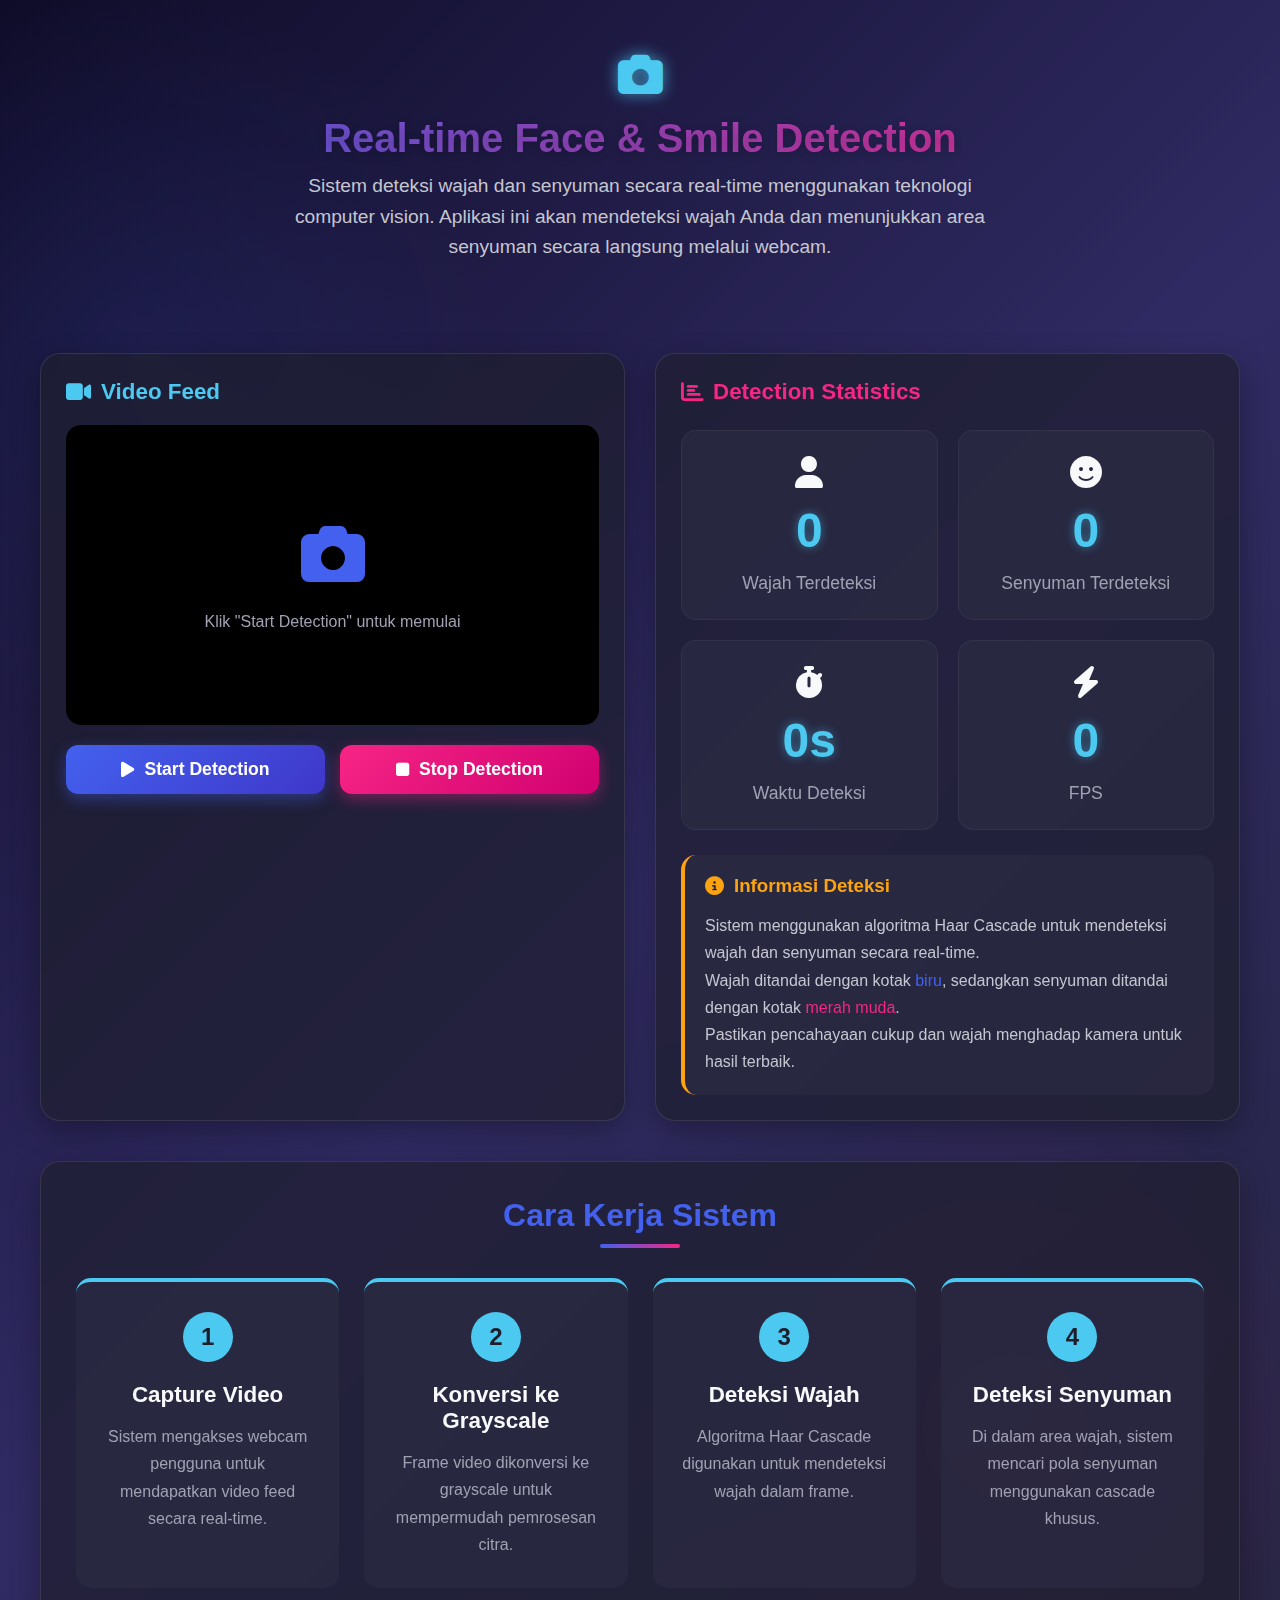
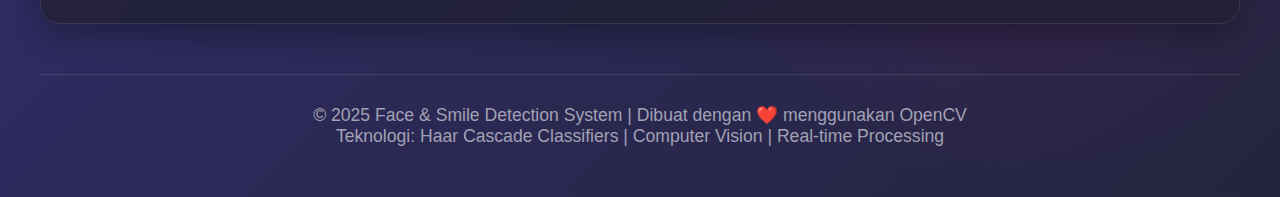
<file: index.html>
<!DOCTYPE html>
<html lang="id">
<head>
    <meta charset="UTF-8">
    <meta name="viewport" content="width=device-width, initial-scale=1.0">
    <title>Face & Smile Detection | Real-time</title>
    <link rel="stylesheet" href="https://cdnjs.cloudflare.com/ajax/libs/font-awesome/6.4.0/css/all.min.css">
    <style>
        :root {
            --primary: #4361ee;
            --secondary: #3f37c9;
            --accent: #f72585;
            --dark: #1d1e2c;
            --light: #f8f9fa;
            --success: #4cc9f0;
            --warning: #fca311;
        }
        
        * {
            margin: 0;
            padding: 0;
            box-sizing: border-box;
            font-family: 'Segoe UI', Tahoma, Geneva, Verdana, sans-serif;
        }
        
        body {
            background: linear-gradient(135deg, #0f0c29, #302b63, #24243e);
            color: var(--light);
            min-height: 100vh;
            padding: 20px;
            position: relative;
            overflow-x: hidden;
        }
        
        body::before {
            content: '';
            position: absolute;
            top: 0;
            left: 0;
            width: 100%;
            height: 100%;
            background: radial-gradient(circle at 10% 20%, rgba(67, 97, 238, 0.1) 0%, transparent 20%),
                        radial-gradient(circle at 80% 80%, rgba(247, 37, 133, 0.1) 0%, transparent 20%);
            z-index: -1;
        }
        
        .container {
            max-width: 1200px;
            margin: 0 auto;
        }
        
        header {
            text-align: center;
            padding: 30px 0;
            margin-bottom: 30px;
            position: relative;
        }
        
        .logo {
            font-size: 2.8rem;
            margin-bottom: 15px;
            color: var(--success);
            text-shadow: 0 0 15px rgba(76, 201, 240, 0.7);
        }
        
        h1 {
            font-size: 2.5rem;
            margin-bottom: 10px;
            background: linear-gradient(90deg, var(--primary), var(--accent));
            -webkit-background-clip: text;
            -webkit-text-fill-color: transparent;
            text-shadow: 0 2px 10px rgba(0, 0, 0, 0.2);
        }
        
        .subtitle {
            font-size: 1.2rem;
            color: #c5c6d0;
            max-width: 700px;
            margin: 0 auto 30px;
            line-height: 1.6;
        }
        
        .main-content {
            display: flex;
            gap: 30px;
            flex-wrap: wrap;
            margin-bottom: 40px;
        }
        
        .video-section {
            flex: 1;
            min-width: 300px;
            background: rgba(30, 30, 46, 0.7);
            border-radius: 20px;
            padding: 25px;
            box-shadow: 0 10px 30px rgba(0, 0, 0, 0.3);
            backdrop-filter: blur(10px);
            border: 1px solid rgba(255, 255, 255, 0.1);
        }
        
        .video-title {
            display: flex;
            align-items: center;
            gap: 10px;
            margin-bottom: 20px;
            font-size: 1.4rem;
            color: var(--success);
        }
        
        .video-container {
            position: relative;
            width: 100%;
            border-radius: 15px;
            overflow: hidden;
            background: #000;
            aspect-ratio: 16/9;
            display: flex;
            align-items: center;
            justify-content: center;
            margin-bottom: 20px;
        }
        
        #video-feed {
            width: 100%;
            height: 100%;
            object-fit: cover;
            display: none;
        }
        
        .video-placeholder {
            text-align: center;
            padding: 40px 20px;
            color: #a1a1b3;
        }
        
        .placeholder-icon {
            font-size: 4rem;
            margin-bottom: 20px;
            color: var(--primary);
        }
        
        .controls {
            display: flex;
            gap: 15px;
            flex-wrap: wrap;
        }
        
        .btn {
            flex: 1;
            min-width: 120px;
            padding: 14px 20px;
            border: none;
            border-radius: 12px;
            font-size: 1.1rem;
            font-weight: 600;
            cursor: pointer;
            display: flex;
            align-items: center;
            justify-content: center;
            gap: 10px;
            transition: all 0.3s ease;
            background: linear-gradient(135deg, var(--primary), var(--secondary));
            color: white;
            box-shadow: 0 5px 15px rgba(67, 97, 238, 0.4);
        }
        
        .btn:hover {
            transform: translateY(-3px);
            box-shadow: 0 8px 20px rgba(67, 97, 238, 0.6);
        }
        
        .btn:active {
            transform: translateY(1px);
        }
        
        .btn-stop {
            background: linear-gradient(135deg, var(--accent), #d00070);
            box-shadow: 0 5px 15px rgba(247, 37, 133, 0.4);
        }
        
        .btn-stop:hover {
            box-shadow: 0 8px 20px rgba(247, 37, 133, 0.6);
        }
        
        .stats-section {
            flex: 1;
            min-width: 300px;
            background: rgba(30, 30, 46, 0.7);
            border-radius: 20px;
            padding: 25px;
            box-shadow: 0 10px 30px rgba(0, 0, 0, 0.3);
            backdrop-filter: blur(10px);
            border: 1px solid rgba(255, 255, 255, 0.1);
        }
        
        .stats-title {
            display: flex;
            align-items: center;
            gap: 10px;
            margin-bottom: 25px;
            font-size: 1.4rem;
            color: var(--accent);
        }
        
        .stats-grid {
            display: grid;
            grid-template-columns: repeat(auto-fit, minmax(200px, 1fr));
            gap: 20px;
        }
        
        .stat-card {
            background: rgba(45, 45, 70, 0.6);
            border-radius: 15px;
            padding: 25px 20px;
            text-align: center;
            transition: transform 0.3s ease;
            border: 1px solid rgba(255, 255, 255, 0.05);
        }
        
        .stat-card:hover {
            transform: translateY(-5px);
            background: rgba(55, 55, 90, 0.7);
        }
        
        .stat-value {
            font-size: 3rem;
            font-weight: 700;
            margin: 15px 0;
            color: var(--success);
            text-shadow: 0 0 10px rgba(76, 201, 240, 0.5);
        }
        
        .stat-label {
            color: #a1a1b3;
            font-size: 1.1rem;
        }
        
        .detection-info {
            margin-top: 25px;
            padding: 20px;
            background: rgba(45, 45, 70, 0.6);
            border-radius: 15px;
            border-left: 4px solid var(--warning);
        }
        
        .info-title {
            display: flex;
            align-items: center;
            gap: 10px;
            margin-bottom: 15px;
            color: var(--warning);
        }
        
        .info-content {
            line-height: 1.7;
            color: #c5c6d0;
        }
        
        .how-it-works {
            background: rgba(30, 30, 46, 0.7);
            border-radius: 20px;
            padding: 35px;
            margin-top: 40px;
            box-shadow: 0 10px 30px rgba(0, 0, 0, 0.3);
            backdrop-filter: blur(10px);
            border: 1px solid rgba(255, 255, 255, 0.1);
        }
        
        .section-title {
            text-align: center;
            font-size: 2rem;
            margin-bottom: 30px;
            color: var(--primary);
            position: relative;
        }
        
        .section-title::after {
            content: '';
            display: block;
            width: 80px;
            height: 4px;
            background: linear-gradient(90deg, var(--primary), var(--accent));
            margin: 10px auto;
            border-radius: 2px;
        }
        
        .steps {
            display: flex;
            flex-wrap: wrap;
            gap: 25px;
            justify-content: center;
        }
        
        .step-card {
            flex: 1;
            min-width: 250px;
            max-width: 350px;
            background: rgba(45, 45, 70, 0.6);
            border-radius: 15px;
            padding: 30px 25px;
            text-align: center;
            border-top: 4px solid var(--success);
        }
        
        .step-number {
            display: inline-flex;
            align-items: center;
            justify-content: center;
            width: 50px;
            height: 50px;
            background: var(--success);
            color: var(--dark);
            font-size: 1.5rem;
            font-weight: bold;
            border-radius: 50%;
            margin-bottom: 20px;
        }
        
        .step-title {
            font-size: 1.4rem;
            margin-bottom: 15px;
            color: var(--light);
        }
        
        .step-description {
            color: #a1a1b3;
            line-height: 1.7;
        }
        
        footer {
            text-align: center;
            padding: 30px 0;
            margin-top: 50px;
            color: #a1a1b3;
            font-size: 1.1rem;
            border-top: 1px solid rgba(255, 255, 255, 0.1);
        }
        
        @media (max-width: 768px) {
            .main-content {
                flex-direction: column;
            }
            
            h1 {
                font-size: 2rem;
            }
            
            .subtitle {
                font-size: 1rem;
            }
        }
        
        .detection-box {
            position: absolute;
            border: 3px solid;
            border-radius: 5px;
            pointer-events: none;
        }
        
        .face-box {
            border-color: var(--primary);
            box-shadow: 0 0 15px rgba(67, 97, 238, 0.7);
        }
        
        .smile-box {
            border-color: var(--accent);
            box-shadow: 0 0 15px rgba(247, 37, 133, 0.7);
        }
    </style>
</head>
<body>
    <div class="container">
        <header>
            <div class="logo">
                <i class="fas fa-camera"></i>
            </div>
            <h1>Real-time Face & Smile Detection</h1>
            <p class="subtitle">
                Sistem deteksi wajah dan senyuman secara real-time menggunakan teknologi computer vision. 
                Aplikasi ini akan mendeteksi wajah Anda dan menunjukkan area senyuman secara langsung melalui webcam.
            </p>
        </header>
        
        <div class="main-content">
            <div class="video-section">
                <h2 class="video-title">
                    <i class="fas fa-video"></i> Video Feed
                </h2>
                <div class="video-container" id="video-container">
                    <video id="video-feed" autoplay playsinline></video>
                    <div class="video-placeholder">
                        <div class="placeholder-icon">
                            <i class="fas fa-camera"></i>
                        </div>
                        <p>Klik "Start Detection" untuk memulai</p>
                    </div>
                </div>
                <div class="controls">
                    <button class="btn" id="start-btn">
                        <i class="fas fa-play"></i> Start Detection
                    </button>
                    <button class="btn btn-stop" id="stop-btn">
                        <i class="fas fa-stop"></i> Stop Detection
                    </button>
                </div>
            </div>
            
            <div class="stats-section">
                <h2 class="stats-title">
                    <i class="fas fa-chart-bar"></i> Detection Statistics
                </h2>
                <div class="stats-grid">
                    <div class="stat-card">
                        <i class="fas fa-user fa-2x"></i>
                        <div class="stat-value" id="face-count">0</div>
                        <div class="stat-label">Wajah Terdeteksi</div>
                    </div>
                    <div class="stat-card">
                        <i class="fas fa-smile fa-2x"></i>
                        <div class="stat-value" id="smile-count">0</div>
                        <div class="stat-label">Senyuman Terdeteksi</div>
                    </div>
                    <div class="stat-card">
                        <i class="fas fa-stopwatch fa-2x"></i>
                        <div class="stat-value" id="detection-time">0s</div>
                        <div class="stat-label">Waktu Deteksi</div>
                    </div>
                    <div class="stat-card">
                        <i class="fas fa-bolt fa-2x"></i>
                        <div class="stat-value" id="fps-count">0</div>
                        <div class="stat-label">FPS</div>
                    </div>
                </div>
                
                <div class="detection-info">
                    <h3 class="info-title">
                        <i class="fas fa-info-circle"></i> Informasi Deteksi
                    </h3>
                    <div class="info-content">
                        <p>Sistem menggunakan algoritma Haar Cascade untuk mendeteksi wajah dan senyuman secara real-time.</p>
                        <p>Wajah ditandai dengan kotak <span style="color: var(--primary);">biru</span>, sedangkan senyuman ditandai dengan kotak <span style="color: var(--accent);">merah muda</span>.</p>
                        <p>Pastikan pencahayaan cukup dan wajah menghadap kamera untuk hasil terbaik.</p>
                    </div>
                </div>
            </div>
        </div>
        
        <div class="how-it-works">
            <h2 class="section-title">Cara Kerja Sistem</h2>
            <div class="steps">
                <div class="step-card">
                    <div class="step-number">1</div>
                    <h3 class="step-title">Capture Video</h3>
                    <p class="step-description">Sistem mengakses webcam pengguna untuk mendapatkan video feed secara real-time.</p>
                </div>
                <div class="step-card">
                    <div class="step-number">2</div>
                    <h3 class="step-title">Konversi ke Grayscale</h3>
                    <p class="step-description">Frame video dikonversi ke grayscale untuk mempermudah pemrosesan citra.</p>
                </div>
                <div class="step-card">
                    <div class="step-number">3</div>
                    <h3 class="step-title">Deteksi Wajah</h3>
                    <p class="step-description">Algoritma Haar Cascade digunakan untuk mendeteksi wajah dalam frame.</p>
                </div>
                <div class="step-card">
                    <div class="step-number">4</div>
                    <h3 class="step-title">Deteksi Senyuman</h3>
                    <p class="step-description">Di dalam area wajah, sistem mencari pola senyuman menggunakan cascade khusus.</p>
                </div>
            </div>
        </div>
        
        <footer>
            <p>© 2025 Face & Smile Detection System | Dibuat dengan ❤️ menggunakan OpenCV</p>
            <p>Teknologi: Haar Cascade Classifiers | Computer Vision | Real-time Processing</p>
        </footer>
    </div>

    <script>
        // Simulasi deteksi untuk demonstrasi front-end
        document.addEventListener('DOMContentLoaded', function() {
            const startBtn = document.getElementById('start-btn');
            const stopBtn = document.getElementById('stop-btn');
            const video = document.getElementById('video-feed');
            const videoContainer = document.getElementById('video-container');
            const faceCount = document.getElementById('face-count');
            const smileCount = document.getElementById('smile-count');
            const detectionTime = document.getElementById('detection-time');
            const fpsCount = document.getElementById('fps-count');
            
            let detectionActive = false;
            let startTime = 0;
            let frameCount = 0;
            let animationFrame;
            
            // Fungsi untuk memulai deteksi (simulasi)
            function startDetection() {
                if (detectionActive) return;
                
                detectionActive = true;
                startTime = Date.now();
                frameCount = 0;
                
                // Tampilkan video feed (simulasi)
                video.style.display = 'block';
                document.querySelector('.video-placeholder').style.display = 'none';
                
                // Mulai animasi deteksi
                simulateDetection();
                
                // Update tombol
                startBtn.disabled = true;
                stopBtn.disabled = false;
            }
            
            // Fungsi untuk menghentikan deteksi
            function stopDetection() {
                detectionActive = false;
                cancelAnimationFrame(animationFrame);
                
                // Sembunyikan video feed (simulasi)
                video.style.display = 'none';
                document.querySelector('.video-placeholder').style.display = 'block';
                
                // Hapus semua kotak deteksi
                document.querySelectorAll('.detection-box').forEach(box => box.remove());
                
                // Reset statistik
                faceCount.textContent = '0';
                smileCount.textContent = '0';
                fpsCount.textContent = '0';
                
                // Update tombol
                startBtn.disabled = false;
                stopBtn.disabled = true;
            }
            
            // Simulasi deteksi wajah dan senyuman
            function simulateDetection() {
                if (!detectionActive) return;
                
                // Hapus kotak deteksi sebelumnya
                document.querySelectorAll('.detection-box').forEach(box => box.remove());
                
                // Buat kotak deteksi wajah acak (simulasi)
                const faceBox = document.createElement('div');
                faceBox.className = 'detection-box face-box';
                
                // Posisi dan ukuran acak
                const faceX = 100 + Math.random() * 200;
                const faceY = 50 + Math.random() * 100;
                const faceWidth = 200 + Math.random() * 100;
                const faceHeight = 200 + Math.random() * 100;
                
                faceBox.style.left = `${faceX}px`;
                faceBox.style.top = `${faceY}px`;
                faceBox.style.width = `${faceWidth}px`;
                faceBox.style.height = `${faceHeight}px`;
                
                videoContainer.appendChild(faceBox);
                
                // Buat kotak deteksi senyuman di dalam wajah
                const smileBox = document.createElement('div');
                smileBox.className = 'detection-box smile-box';
                
                const smileX = faceX + faceWidth * 0.2;
                const smileY = faceY + faceHeight * 0.7;
                const smileWidth = faceWidth * 0.6;
                const smileHeight = faceHeight * 0.15;
                
                smileBox.style.left = `${smileX}px`;
                smileBox.style.top = `${smileY}px`;
                smileBox.style.width = `${smileWidth}px`;
                smileBox.style.height = `${smileHeight}px`;
                
                videoContainer.appendChild(smileBox);
                
                // Update statistik
                faceCount.textContent = '1';
                smileCount.textContent = '1';
                
                // Hitung waktu deteksi
                const elapsedTime = Math.floor((Date.now() - startTime) / 1000);
                detectionTime.textContent = `${elapsedTime}s`;
                
                // Hitung FPS
                frameCount++;
                const fps = Math.floor(frameCount / (elapsedTime || 1));
                fpsCount.textContent = `${fps}`;
                
                // Lanjutkan animasi
                animationFrame = requestAnimationFrame(simulateDetection);
            }
            
            // Event listeners untuk tombol
            startBtn.addEventListener('click', startDetection);
            stopBtn.addEventListener('click', stopDetection);
            
            // Inisialisasi tombol stop sebagai disabled
            stopBtn.disabled = true;
            
            // Simulasi akses webcam (hanya front-end)
            if (navigator.mediaDevices && navigator.mediaDevices.getUserMedia) {
                navigator.mediaDevices.getUserMedia({ video: true })
                    .then(function(stream) {
                        video.srcObject = stream;
                    })
                    .catch(function(error) {
                        console.error("Tidak dapat mengakses webcam:", error);
                    });
            }
        });
    </script>
</body>
</html>
</file>
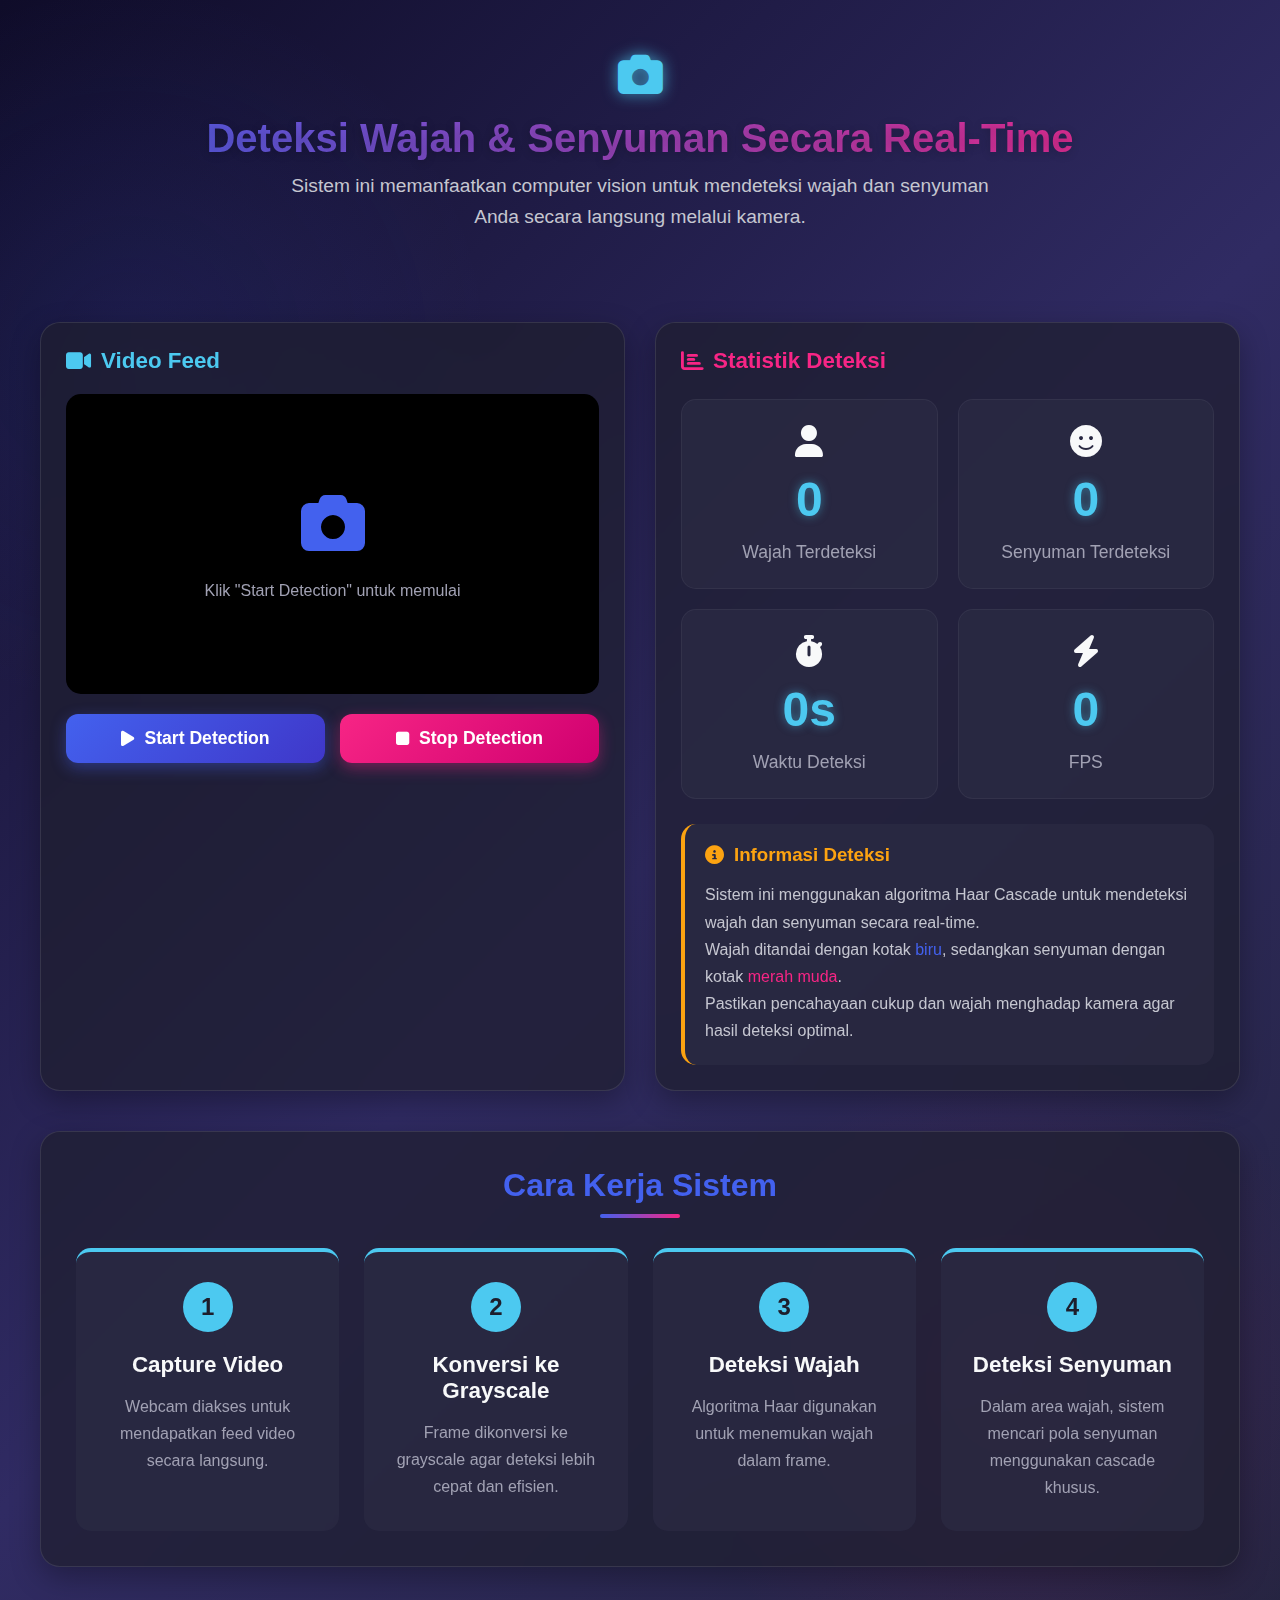
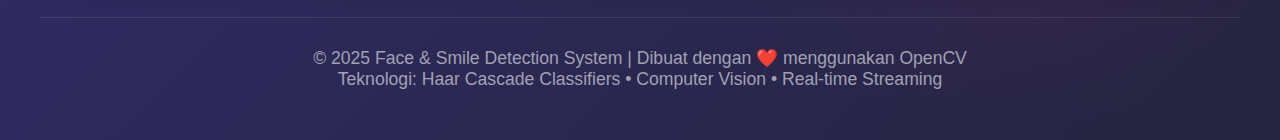
<file: templates/index.html>
<!DOCTYPE html>
<html lang="id">

<head>
    <meta charset="UTF-8">
    <meta name="viewport" content="width=device-width, initial-scale=1.0">
    <title>Face & Smile Detection | Real-time</title>
    
    <!-- Font Awesome untuk ikon -->
    <link rel="stylesheet" href="https://cdnjs.cloudflare.com/ajax/libs/font-awesome/6.4.0/css/all.min.css">
    
    <!-- File CSS utama -->
    <link rel="stylesheet" href="/static/style.css">
</head>

<body>
    <div class="container">
        <!-- Bagian Header -->
        <header>
            <div class="logo">
                <i class="fas fa-camera"></i>
            </div>
            <h1>Deteksi Wajah & Senyuman Secara Real-Time</h1>
            <p class="subtitle">
                Sistem ini memanfaatkan computer vision untuk mendeteksi wajah dan senyuman Anda secara langsung melalui kamera.
            </p>
        </header>

        <!-- Area Utama -->
        <div class="main-content">
            <!-- Tampilan Video -->
            <div class="video-section">
                <h2 class="video-title">
                    <i class="fas fa-video"></i> Video Feed
                </h2>

                <div class="video-container" id="video-container">
                    <!-- Gambar stream video dari server Flask -->
                    <img id="video-feed" autoplay playsinline muted />

                    <!-- Placeholder sebelum video dimulai -->
                    <div class="video-placeholder">
                        <div class="placeholder-icon">
                            <i class="fas fa-camera"></i>
                        </div>
                        <p>Klik "Start Detection" untuk memulai</p>
                    </div>
                </div>

                <!-- Tombol kontrol -->
                <div class="controls">
                    <button class="btn" id="start-btn">
                        <i class="fas fa-play"></i> Start Detection
                    </button>
                    <button class="btn btn-stop" id="stop-btn">
                        <i class="fas fa-stop"></i> Stop Detection
                    </button>
                </div>
            </div>

            <!-- Statistik Deteksi -->
            <div class="stats-section">
                <h2 class="stats-title">
                    <i class="fas fa-chart-bar"></i> Statistik Deteksi
                </h2>

                <div class="stats-grid">
                    <div class="stat-card">
                        <i class="fas fa-user fa-2x"></i>
                        <div class="stat-value" id="face-count">0</div>
                        <div class="stat-label">Wajah Terdeteksi</div>
                    </div>
                    <div class="stat-card">
                        <i class="fas fa-smile fa-2x"></i>
                        <div class="stat-value" id="smile-count">0</div>
                        <div class="stat-label">Senyuman Terdeteksi</div>
                    </div>
                    <div class="stat-card">
                        <i class="fas fa-stopwatch fa-2x"></i>
                        <div class="stat-value" id="detection-time">0s</div>
                        <div class="stat-label">Waktu Deteksi</div>
                    </div>
                    <div class="stat-card">
                        <i class="fas fa-bolt fa-2x"></i>
                        <div class="stat-value" id="fps-count">0</div>
                        <div class="stat-label">FPS</div>
                    </div>
                </div>

                <!-- Informasi tambahan -->
                <div class="detection-info">
                    <h3 class="info-title">
                        <i class="fas fa-info-circle"></i> Informasi Deteksi
                    </h3>
                    <div class="info-content">
                        <p>Sistem ini menggunakan algoritma Haar Cascade untuk mendeteksi wajah dan senyuman secara real-time.</p>
                        <p>Wajah ditandai dengan kotak <span style="color: var(--primary);">biru</span>, sedangkan senyuman dengan kotak <span style="color: var(--accent);">merah muda</span>.</p>
                        <p>Pastikan pencahayaan cukup dan wajah menghadap kamera agar hasil deteksi optimal.</p>
                    </div>
                </div>
            </div>
        </div>

        <!-- Penjelasan Cara Kerja -->
        <div class="how-it-works">
            <h2 class="section-title">Cara Kerja Sistem</h2>
            <div class="steps">
                <div class="step-card">
                    <div class="step-number">1</div>
                    <h3 class="step-title">Capture Video</h3>
                    <p class="step-description">Webcam diakses untuk mendapatkan feed video secara langsung.</p>
                </div>
                <div class="step-card">
                    <div class="step-number">2</div>
                    <h3 class="step-title">Konversi ke Grayscale</h3>
                    <p class="step-description">Frame dikonversi ke grayscale agar deteksi lebih cepat dan efisien.</p>
                </div>
                <div class="step-card">
                    <div class="step-number">3</div>
                    <h3 class="step-title">Deteksi Wajah</h3>
                    <p class="step-description">Algoritma Haar digunakan untuk menemukan wajah dalam frame.</p>
                </div>
                <div class="step-card">
                    <div class="step-number">4</div>
                    <h3 class="step-title">Deteksi Senyuman</h3>
                    <p class="step-description">Dalam area wajah, sistem mencari pola senyuman menggunakan cascade khusus.</p>
                </div>
            </div>
        </div>

        <!-- Footer -->
        <footer>
            <p>© 2025 Face & Smile Detection System | Dibuat dengan ❤️ menggunakan OpenCV</p>
            <p>Teknologi: Haar Cascade Classifiers • Computer Vision • Real-time Streaming</p>
        </footer>
    </div>

    <!-- Script logika tombol dan update statistik -->
    <script>
        document.addEventListener('DOMContentLoaded', function () {
            const startBtn = document.getElementById('start-btn');
            const stopBtn = document.getElementById('stop-btn');
            const video = document.getElementById('video-feed');
            let detectionActive = false;
            let statsInterval;

            // Mulai deteksi
            function startDetection() {
                if (detectionActive) return;

                video.src = "{{ url_for('video_feed') }}";
                video.style.display = 'block';
                document.querySelector('.video-placeholder').style.display = 'none';

                // Update statistik setiap 0.5 detik
                statsInterval = setInterval(fetchStats, 500);

                detectionActive = true;
                startBtn.disabled = true;
                stopBtn.disabled = false;
            }

            // Hentikan deteksi
            function stopDetection() {
                if (!detectionActive) return;

                video.src = '';
                clearInterval(statsInterval);
                detectionActive = false;
                startBtn.disabled = false;
                stopBtn.disabled = true;
                video.style.display = 'none';
                document.querySelector('.video-placeholder').style.display = 'block';
            }

            // Ambil data statistik dari server Flask
            async function fetchStats() {
                try {
                    const response = await fetch('/get_stats');
                    const stats = await response.json();

                    document.getElementById('face-count').textContent = stats.face_count;
                    document.getElementById('smile-count').textContent = stats.smile_count;
                    document.getElementById('detection-time').textContent = `${stats.elapsed_time}s`;

                    // Hitung FPS berdasarkan perubahan jumlah wajah (sederhana)
                    if (window.lastFaceCount !== undefined) {
                        const fps = stats.face_count - window.lastFaceCount;
                        document.getElementById('fps-count').textContent = Math.abs(fps);
                    }
                    window.lastFaceCount = stats.face_count;
                } catch (error) {
                    console.error("Gagal mengambil statistik:", error);
                }
            }

            // Event listeners
            startBtn.addEventListener('click', startDetection);
            stopBtn.addEventListener('click', stopDetection);
        });
    </script>
</body>

</html>
</file>
<file: static/style.css>
:root {
    --primary: #4361ee;
    --secondary: #3f37c9;
    --accent: #f72585;
    --dark: #1d1e2c;
    --light: #f8f9fa;
    --success: #4cc9f0;
    --warning: #fca311;
}

* {
    margin: 0;
    padding: 0;
    box-sizing: border-box;
    font-family: 'Segoe UI', Tahoma, Geneva, Verdana, sans-serif;
}

body {
    background: linear-gradient(135deg, #0f0c29, #302b63, #24243e);
    color: var(--light);
    min-height: 100vh;
    padding: 20px;
    position: relative;
    overflow-x: hidden;
}

body::before {
    content: '';
    position: absolute;
    top: 0;
    left: 0;
    width: 100%;
    height: 100%;
    background: radial-gradient(circle at 10% 20%, rgba(67, 97, 238, 0.1) 0%, transparent 20%),
        radial-gradient(circle at 80% 80%, rgba(247, 37, 133, 0.1) 0%, transparent 20%);
    z-index: -1;
}

.container {
    max-width: 1200px;
    margin: 0 auto;
}

header {
    text-align: center;
    padding: 30px 0;
    margin-bottom: 30px;
    position: relative;
}

.logo {
    font-size: 2.8rem;
    margin-bottom: 15px;
    color: var(--success);
    text-shadow: 0 0 15px rgba(76, 201, 240, 0.7);
}

h1 {
    font-size: 2.5rem;
    margin-bottom: 10px;
    background: linear-gradient(90deg, var(--primary), var(--accent));
    -webkit-background-clip: text;
    -webkit-text-fill-color: transparent;
    text-shadow: 0 2px 10px rgba(0, 0, 0, 0.2);
}

.subtitle {
    font-size: 1.2rem;
    color: #c5c6d0;
    max-width: 700px;
    margin: 0 auto 30px;
    line-height: 1.6;
}

.main-content {
    display: flex;
    gap: 30px;
    flex-wrap: wrap;
    margin-bottom: 40px;
}

.video-section {
    flex: 1;
    min-width: 300px;
    background: rgba(30, 30, 46, 0.7);
    border-radius: 20px;
    padding: 25px;
    box-shadow: 0 10px 30px rgba(0, 0, 0, 0.3);
    backdrop-filter: blur(10px);
    border: 1px solid rgba(255, 255, 255, 0.1);
}

.video-title {
    display: flex;
    align-items: center;
    gap: 10px;
    margin-bottom: 20px;
    font-size: 1.4rem;
    color: var(--success);
}

.video-container {
    position: relative;
    width: 100%;
    border-radius: 15px;
    overflow: hidden;
    background: #000;
    aspect-ratio: 16/9;
    display: flex;
    align-items: center;
    justify-content: center;
    margin-bottom: 20px;
}

#video-feed {
    width: 100%;
    height: 100%;
    object-fit: cover;
    display: none;
}

.video-placeholder {
    text-align: center;
    padding: 40px 20px;
    color: #a1a1b3;
}

.placeholder-icon {
    font-size: 4rem;
    margin-bottom: 20px;
    color: var(--primary);
}

.controls {
    display: flex;
    gap: 15px;
    flex-wrap: wrap;
}

.btn {
    flex: 1;
    min-width: 120px;
    padding: 14px 20px;
    border: none;
    border-radius: 12px;
    font-size: 1.1rem;
    font-weight: 600;
    cursor: pointer;
    display: flex;
    align-items: center;
    justify-content: center;
    gap: 10px;
    transition: all 0.3s ease;
    background: linear-gradient(135deg, var(--primary), var(--secondary));
    color: white;
    box-shadow: 0 5px 15px rgba(67, 97, 238, 0.4);
}

.btn:hover {
    transform: translateY(-3px);
    box-shadow: 0 8px 20px rgba(67, 97, 238, 0.6);
}

.btn:active {
    transform: translateY(1px);
}

.btn-stop {
    background: linear-gradient(135deg, var(--accent), #d00070);
    box-shadow: 0 5px 15px rgba(247, 37, 133, 0.4);
}

.btn-stop:hover {
    box-shadow: 0 8px 20px rgba(247, 37, 133, 0.6);
}

.stats-section {
    flex: 1;
    min-width: 300px;
    background: rgba(30, 30, 46, 0.7);
    border-radius: 20px;
    padding: 25px;
    box-shadow: 0 10px 30px rgba(0, 0, 0, 0.3);
    backdrop-filter: blur(10px);
    border: 1px solid rgba(255, 255, 255, 0.1);
}

.stats-title {
    display: flex;
    align-items: center;
    gap: 10px;
    margin-bottom: 25px;
    font-size: 1.4rem;
    color: var(--accent);
}

.stats-grid {
    display: grid;
    grid-template-columns: repeat(auto-fit, minmax(200px, 1fr));
    gap: 20px;
}

.stat-card {
    background: rgba(45, 45, 70, 0.6);
    border-radius: 15px;
    padding: 25px 20px;
    text-align: center;
    transition: transform 0.3s ease;
    border: 1px solid rgba(255, 255, 255, 0.05);
}

.stat-card:hover {
    transform: translateY(-5px);
    background: rgba(55, 55, 90, 0.7);
}

.stat-value {
    font-size: 3rem;
    font-weight: 700;
    margin: 15px 0;
    color: var(--success);
    text-shadow: 0 0 10px rgba(76, 201, 240, 0.5);
}

.stat-label {
    color: #a1a1b3;
    font-size: 1.1rem;
}

.detection-info {
    margin-top: 25px;
    padding: 20px;
    background: rgba(45, 45, 70, 0.6);
    border-radius: 15px;
    border-left: 4px solid var(--warning);
}

.info-title {
    display: flex;
    align-items: center;
    gap: 10px;
    margin-bottom: 15px;
    color: var(--warning);
}

.info-content {
    line-height: 1.7;
    color: #c5c6d0;
}

.how-it-works {
    background: rgba(30, 30, 46, 0.7);
    border-radius: 20px;
    padding: 35px;
    margin-top: 40px;
    box-shadow: 0 10px 30px rgba(0, 0, 0, 0.3);
    backdrop-filter: blur(10px);
    border: 1px solid rgba(255, 255, 255, 0.1);
}

.section-title {
    text-align: center;
    font-size: 2rem;
    margin-bottom: 30px;
    color: var(--primary);
    position: relative;
}

.section-title::after {
    content: '';
    display: block;
    width: 80px;
    height: 4px;
    background: linear-gradient(90deg, var(--primary), var(--accent));
    margin: 10px auto;
    border-radius: 2px;
}

.steps {
    display: flex;
    flex-wrap: wrap;
    gap: 25px;
    justify-content: center;
}

.step-card {
    flex: 1;
    min-width: 250px;
    max-width: 350px;
    background: rgba(45, 45, 70, 0.6);
    border-radius: 15px;
    padding: 30px 25px;
    text-align: center;
    border-top: 4px solid var(--success);
}

.step-number {
    display: inline-flex;
    align-items: center;
    justify-content: center;
    width: 50px;
    height: 50px;
    background: var(--success);
    color: var(--dark);
    font-size: 1.5rem;
    font-weight: bold;
    border-radius: 50%;
    margin-bottom: 20px;
}

.step-title {
    font-size: 1.4rem;
    margin-bottom: 15px;
    color: var(--light);
}

.step-description {
    color: #a1a1b3;
    line-height: 1.7;
}

footer {
    text-align: center;
    padding: 30px 0;
    margin-top: 50px;
    color: #a1a1b3;
    font-size: 1.1rem;
    border-top: 1px solid rgba(255, 255, 255, 0.1);
}

@media (max-width: 768px) {
    .main-content {
        flex-direction: column;
    }

    h1 {
        font-size: 2rem;
    }

    .subtitle {
        font-size: 1rem;
    }
}

.detection-box {
    position: absolute;
    border: 3px solid;
    border-radius: 5px;
    pointer-events: none;
}

.face-box {
    border-color: var(--primary);
    box-shadow: 0 0 15px rgba(67, 97, 238, 0.7);
}

.smile-box {
    border-color: var(--accent);
    box-shadow: 0 0 15px rgba(247, 37, 133, 0.7);
}
</file>
